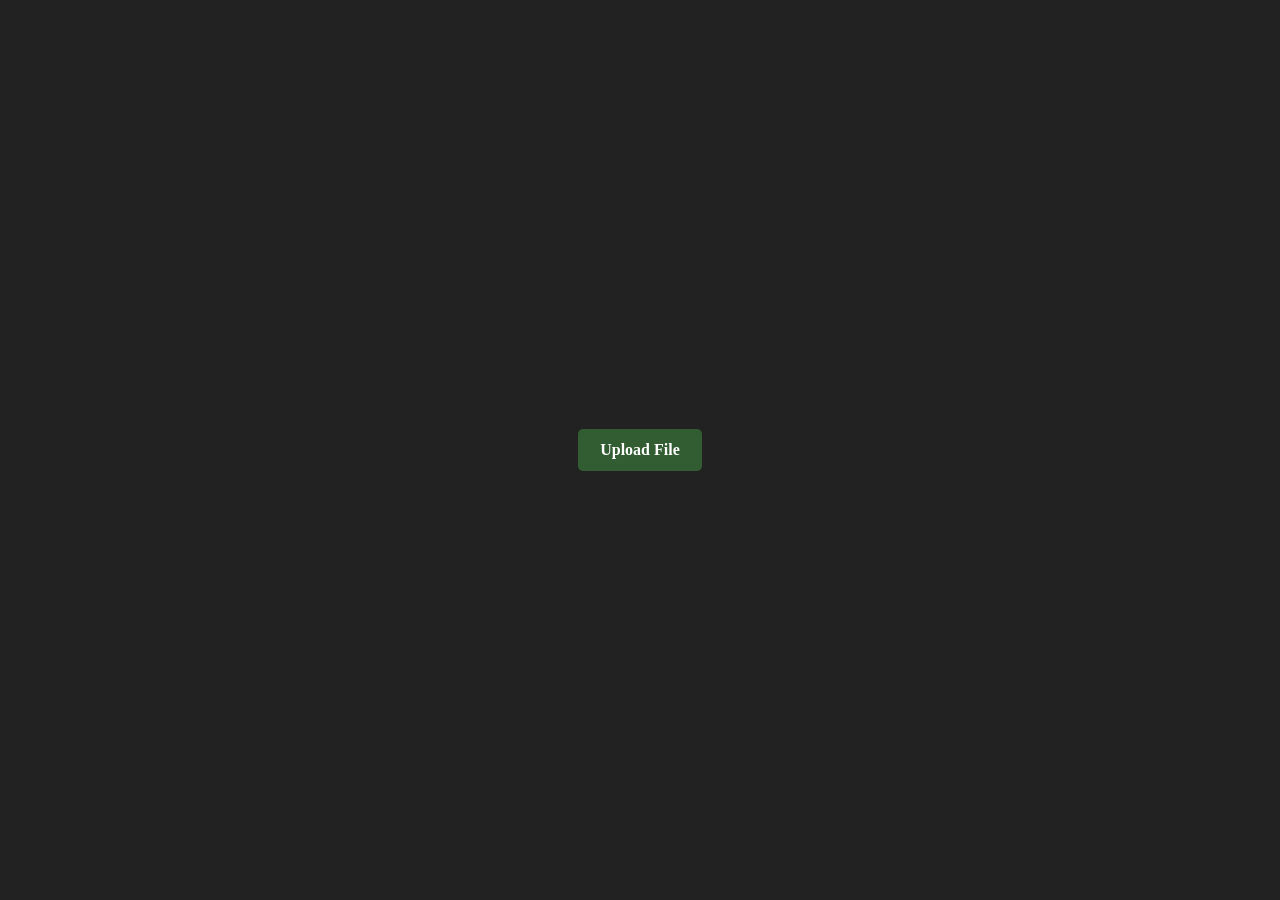
<file: MasterJS/index.html>
<html lang="en">
<head>
    <meta charset="UTF-8">
    <meta name="viewport" content="width=device-width, initial-scale=1.0">
    <title>Master JS</title>
    <style>
        *{
            margin: 0;
            padding: 0;
            font-family: "Helvetica Now Display";
            box-sizing: border-box;
        }
        html,body{
            width: 100%;
            height: 100%;
        }
        .holo{
            color: chartreuse;
            font-family: cursive;
            font-style: italic;
        }
        .removeElement{
            color:chartreuse;
        }
        .deviceStatus{
            text-transform: capitalize;
        }
        #main{
            display: flex;
            justify-content: center;
            align-items: center;
            width: 100%;
            height: 100%;
            background-color: #222;
        }
        h1{
            color: #555;
            font-size: 10rem;
            font-weight:100;
            user-select: none;
        }

        input{
            display: none;
        }
        #btn{
            background-color: rgba(52, 99, 51, 0.904);
            color: white;
            padding: 12px 22px;
            border-radius: 5px;
            font-weight: 600;
        }
        #btn:hover{
            background-color: rgba(39, 99, 38, 0.904);
        }
    </style>
</head>
<body>
    <!-- <h1>Hey, How are you??</h1>
    <div class="hide">
        <a href="">Click me!</a>
        <img src="" alt="broken img">
    </div>
    <br>
    <div class="inputEvent">
        <input type="text" placeholder="Enter here">
        <p class="inputData"></p>
    </div>
    
    <h1 class="eventElement">Change</h1>
    
    <div class="changeListener">
        <h3 class="deviceStatus">Select Device</h3>
        <select name="devices" id="">
            <option selected disabled>Select Device</option>
            <option value="samsung">Samsung S3</option>
            <option value="apple">Apple</option>
            <option value="vivo">Vivo Pro</option>
            <option value="oppo">Oppo</option>
        </select>
    </div> -->
    <!-- <div id="main">
        <h1>a</h1>
    </div> -->
    <div id="main">
        <input type="file" name="" id="fileInp">
        <div id="btn">
            Upload File
        </div>
    </div>    
    <script src="script.js"></script>
</body>
</html>
</file>
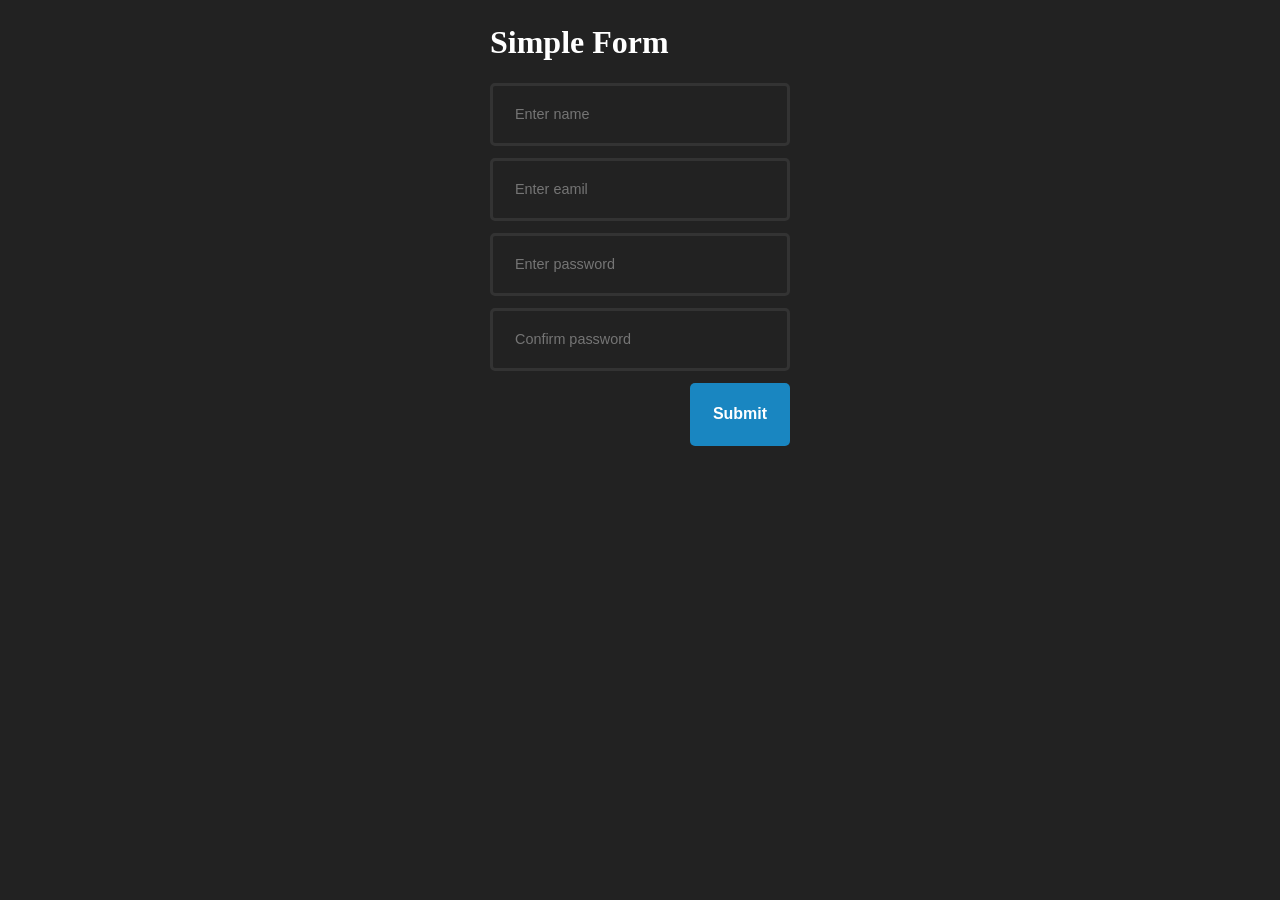
<file: MasterJS/EventHandling/index.html>
<html lang="en">
<head>
    <meta charset="UTF-8">
    <meta name="viewport" content="width=device-width, initial-scale=1.0">
    <title>EventsInJS</title>
    <style>
        html,body{
            font-family: "Helvetica Now Display";
            background-color: #222;
            color:#ffff;
            padding: 0;
            margin: 0;
            /* overflow: hidden;
            position: relative; */
            /* display: flex;
            align-items: center;
            justify-content: center; */
            display: inline-flex;
            align-items: center;
            justify-content: center;
            flex-direction: column;
        }
        #main{
            margin:3px;
        }
        input{
            direction: none;
            margin-bottom: 12px;
            width:300px;
            height: 7vh;
            padding: 3px 22px;
            font-size: .9rem;
            color: #ffff;
            font-weight: 400;
            background-color: #222;
            border: 3px solid #333;
            border-radius: 5px;
        }
        h3{
            font-weight: 300;
        }
        input[type="submit"]{
            border: none;
            width: 100px;
            border-radius: 5px;
            font-size: 1rem;
            font-weight: 600;
            background-color: rgb(25 134 193);
        }
        p{
            display:none;
            font-style: italic;
            color: red;
            margin: 3px;
            font-size: .9rem;
        }
        form{
            display: inline-flex;
            flex-direction: column;        
        }
        .btn{
            display: inline-flex;
            align-self: flex-end;
        }
    </style>
</head>
<body>
    <!-- <div class="boll"></div> -->
    <div id="main">
        <h1>Simple Form</h1>
        <form>
            <input type="text" name="" id="name" placeholder="Enter name" autocomplete="off">
            <p>Name must should contains atlist 3 letter.</p>
            <input type="text" name="" id="email" placeholder="Enter eamil" autocomplete="off">
            <p>Enter valid email(eg.'test@gmail.com').</p>
            <input type="password" name="" id="password" placeholder="Enter password" autocomplete="off">
            <input type="password" name="" id="confirm_password" placeholder="Confirm password" autocomplete="off">
            <p>Confirm password not matches to password.</p>
            <div class="btn">
                <input type="submit" value="Submit">
            </div>
        </form>
    </div>
</body>
<script src="script.js"></script>
</html>
</file>
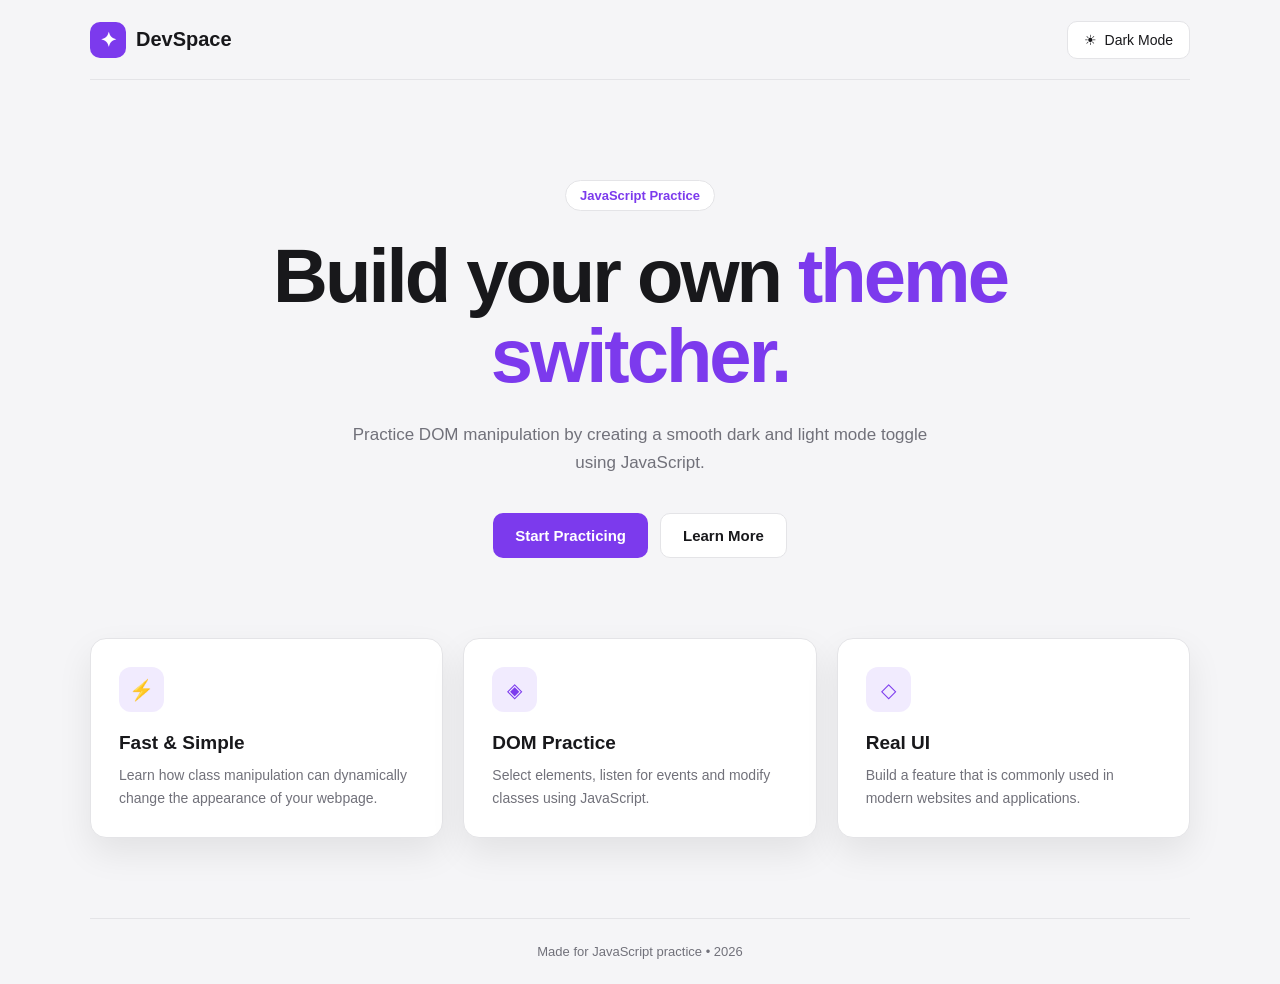
<file: MasterJS/Local_Session_Storage_&_Cookie/index.html>
<!DOCTYPE html>
<html lang="en">
<head>
    <meta charset="UTF-8">
    <meta name="viewport" content="width=device-width, initial-scale=1.0">

    <title>Theme Toggle Practice</title>

    <link rel="stylesheet" href="style.css">
</head>

<body>

    <main class="page">

        <nav class="navbar">
            <div class="logo">
                <span class="logo-icon">✦</span>
                <span>DevSpace</span>
            </div>

            <button id="themeToggle" class="theme-btn">
                <span id="themeIcon">☀</span>
                <span id="themeText">Light Mode</span>
            </button>
        </nav>


        <section class="hero">

            <div class="badge">
                JavaScript Practice
            </div>

            <h1>
                Build your own
                <span>theme switcher.</span>
            </h1>

            <p>
                Practice DOM manipulation by creating a smooth
                dark and light mode toggle using JavaScript.
            </p>

            <div class="actions">
                <button class="primary-btn" id="practiceBtn">
                    Start Practicing
                </button>

                <button class="secondary-btn" id="learnBtn">
                    Learn More
                </button>
            </div>

        </section>


        <section class="cards">

            <div class="card">
                <div class="card-icon">⚡</div>

                <h3>Fast & Simple</h3>

                <p>
                    Learn how class manipulation can dynamically
                    change the appearance of your webpage.
                </p>
            </div>


            <div class="card">
                <div class="card-icon">◈</div>

                <h3>DOM Practice</h3>

                <p>
                    Select elements, listen for events and modify
                    classes using JavaScript.
                </p>
            </div>


            <div class="card">
                <div class="card-icon">◇</div>

                <h3>Real UI</h3>

                <p>
                    Build a feature that is commonly used in
                    modern websites and applications.
                </p>
            </div>

        </section>


        <footer>
            <p>Made for JavaScript practice • 2026</p>
        </footer>

    </main>

    <script src="script.js"></script>

</body>
</html>
</file>
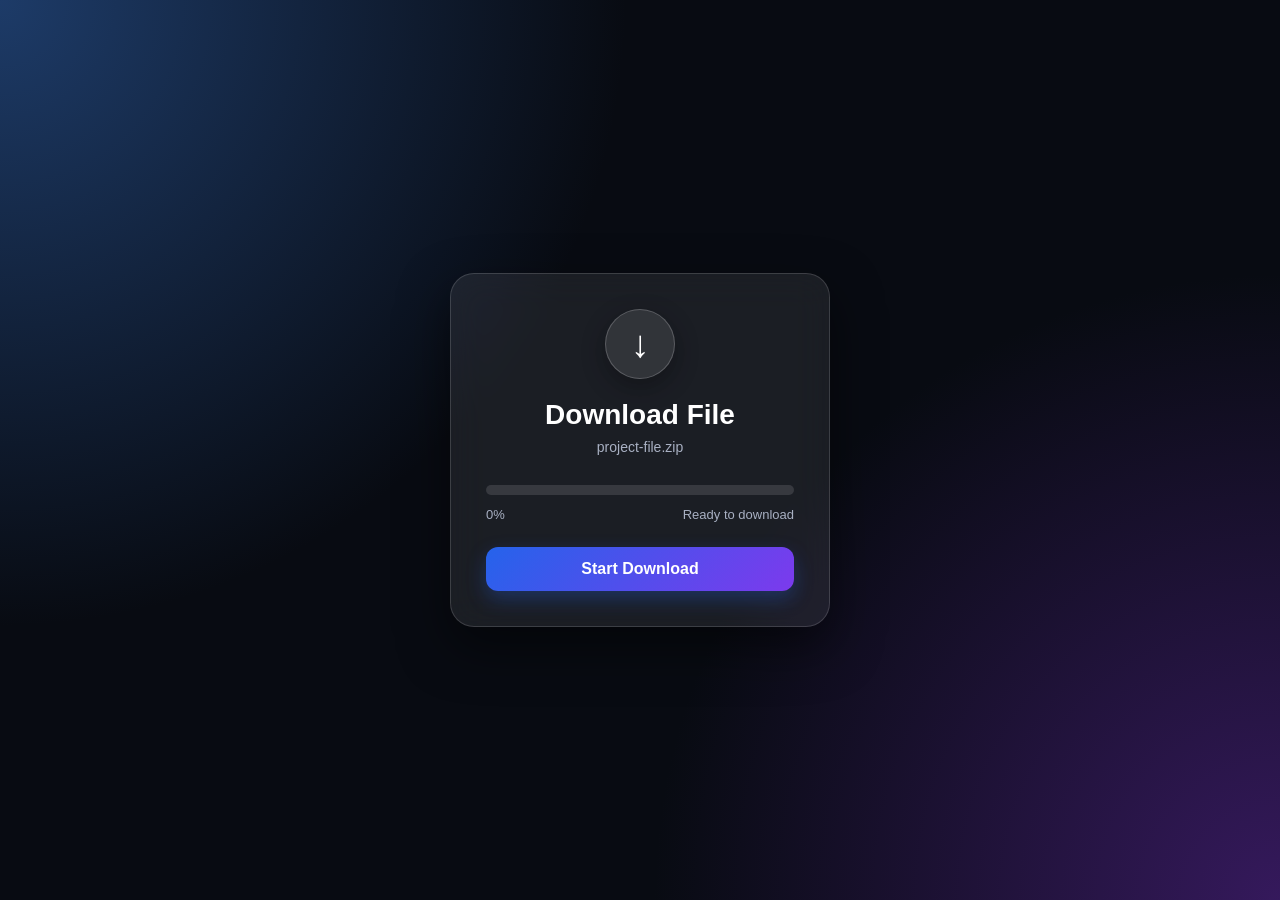
<file: MasterJS/Timer/index.html>
<!DOCTYPE html>
<html lang="en">
<head>
    <meta charset="UTF-8">
    <meta name="viewport" content="width=device-width, initial-scale=1.0">

    <title>Download Simulation</title>

    <link rel="stylesheet" href="style.css">
</head>

<body>

    <div class="download-card">

        <div class="icon">
            ↓
        </div>

        <h1>Download File</h1>

        <p class="file-name">project-file.zip</p>

        <div class="progress-container">
            <div class="progress-bar" id="progressBar"></div>
        </div>

        <div class="progress-info">
            <span id="progressText">0%</span>
            <span id="statusText">Ready to download</span>
        </div>

        <button id="downloadBtn">
            Start Download
        </button>
        <small></small>
    </div>

    <script src="script.js"></script>

</body>
</html>
</file>
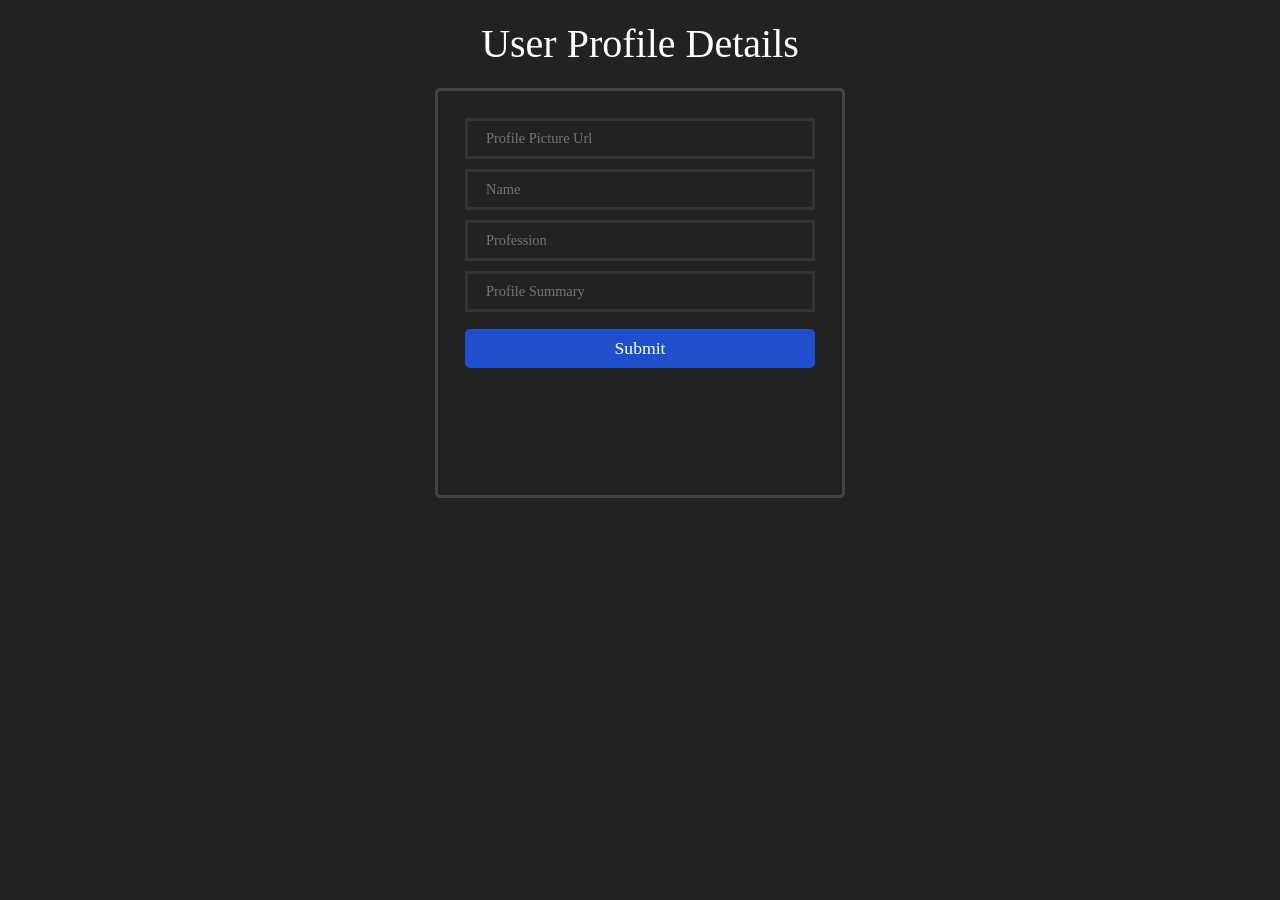
<file: MasterJS/AddCards/userform.html>
<html lang="en">
<head>
    <meta charset="UTF-8">
    <meta name="viewport" content="width=device-width, initial-scale=1.0">
    <title>User Profiles</title>
    <style>
        *{
            padding: 0;
            margin: 0;
            font-family: "Helvetica Now Display";
            box-sizing: border-box;
        }
        html,body{
            background-color: #222;
            color:#ffff;
        }
        h1{
            display: flex;
            justify-content: center;
            font-weight: 500;
            font-size: 2.5rem;
            margin-top: 20px;
        }
        #form{
            display:flex;
            justify-content: center;
            margin: 21px auto;
            border: 3px solid #444;
            padding: 22px;
            width: max-content;
            border-radius: 5px;
        }
        form{
            width: min-content;
            height: 40vh;
        }
        input{
            background-color: #222;
            color: #ffff;
            border:3px solid #333;
            width: 350px;
            font-size: 0.9rem;
            padding: 9px 18px;
            margin: 5px;
        }
        input[type="submit"]{
            background-color: rgb(32, 79, 206);
            font-size: 1.1rem;
            border-radius: 5px;
            border: none;
            margin-top: 12px;
        }
        input[type="submit"]:hover{
            background-color:  rgb(53, 98, 221);
        }
        #main{
            display: inline-flex;
            flex-direction: row;
            flex-wrap: wrap;
            justify-content: center;        
        }
        .card{
            margin: 20px 22px;
            padding: 12px 22px;
            width: 300px;
            height: 45vh;
            border: 2px solid #444;
            border-radius: 9px;
            user-select: none;
        }
        .card:hover{
            cursor: pointer;
            transform: translateY(-8px) scale(1.02);
            box-shadow: 0 12px 20px rgb(231 218 218 / 15%);
        }
        .profile{
            background-color: red;
            width: 80px;
            height: 80px;
            border-radius: 50%;
        }
        h3{
            font-size: 1.7rem;
            margin:5px 0px;
            font-weight: 100;
        }
        h5{
            font-size: 1.3rem;
            font-weight: 100;
        }
        p{
            font-size: 0.9rem;
            font-weight: 100;
            margin: 5px 0px;
        }
        img{
            width: 100%;
            height: 100%;
            object-fit: cover;
            border-radius: 50%;
        }
    </style>
</head>
<body>
    <h1>User Profile Details</h1>
    <div id="form">
        <form action="">
            <input type="text" placeholder="Profile Picture Url">
            <input type="text" placeholder="Name">
            <input type="text" placeholder="Profession">
            <input type="text" placeholder="Profile Summary">
            <input type="submit" value="Submit">
        </form>
    </div>
    <div id="main">
    </div>
</body>
<script src="script.js"></script>
</html>
</file>
<file: MasterJS/Local_Session_Storage_&_Cookie/style.css>
/* RESET */
* {
    margin: 0;
    padding: 0;
    box-sizing: border-box;
}
   /* DEFAULT DARK THEME  */
:root {
    --bg: #09090b;
    --surface: #111113;
    --card: #151518;

    --text: #f5f5f5;
    --muted: #a1a1aa;

    --border: #27272a;

    --accent: #8b5cf6;
    --accent-hover: #7c3aed;

    --button-text: #ffffff;

    --shadow: rgba(0, 0, 0, 0.35);
}
   /* LIGHT THEME */
body.light {
    --bg: #f5f5f7;
    --surface: #ffffff;
    --card: #ffffff;

    --text: #18181b;
    --muted: #71717a;

    --border: #e4e4e7;

    --accent: #7c3aed;
    --accent-hover: #6d28d9;

    --button-text: #ffffff;

    --shadow: rgba(0, 0, 0, 0.08);
}
   /* BODY */
body {
    min-height: 100vh;

    background: var(--bg);
    color: var(--text);

    font-family: Arial, Helvetica, sans-serif;

    transition:
        background 0.3s ease,
        color 0.3s ease;
}
.page {
    width: min(1100px, 92%);
    margin: auto;
}
.navbar {
    height: 80px;

    display: flex;
    align-items: center;
    justify-content: space-between;

    border-bottom: 1px solid var(--border);
}
.logo {
    display: flex;
    align-items: center;
    gap: 10px;

    font-size: 20px;
    font-weight: 700;
}

.logo-icon {
    width: 36px;
    height: 36px;

    display: grid;
    place-items: center;

    border-radius: 10px;

    background: var(--accent);
    color: white;
}
.theme-btn {
    display: flex;
    align-items: center;
    gap: 8px;

    padding: 10px 16px;

    border: 1px solid var(--border);
    border-radius: 10px;

    background: var(--surface);
    color: var(--text);

    cursor: pointer;

    font-size: 14px;

    transition: 0.25s ease;
}

.theme-btn:hover {
    border-color: var(--accent);
    transform: translateY(-2px);
}
.hero {
    text-align: center;

    padding: 100px 20px 80px;
}


/* BADGE */

.badge {
    display: inline-block;

    padding: 7px 14px;

    margin-bottom: 25px;

    border: 1px solid var(--border);
    border-radius: 50px;

    background: var(--surface);

    color: var(--accent);

    font-size: 13px;
    font-weight: 600;
}


/* HEADING */

.hero h1 {
    max-width: 750px;

    margin: auto;

    font-size: clamp(42px, 7vw, 76px);

    line-height: 1.05;

    letter-spacing: -3px;
}

.hero h1 span {
    color: var(--accent);
}


/* DESCRIPTION */

.hero p {
    max-width: 600px;

    margin: 25px auto 35px;

    color: var(--muted);

    font-size: 17px;

    line-height: 1.7;
}
.actions {
    display: flex;
    justify-content: center;
    gap: 12px;

    flex-wrap: wrap;
}


.primary-btn,
.secondary-btn {
    padding: 13px 22px;

    border-radius: 10px;

    font-size: 15px;
    font-weight: 600;

    cursor: pointer;

    transition: 0.25s ease;
}


.primary-btn {
    border: none;

    background: var(--accent);
    color: var(--button-text);
}

.primary-btn:hover {
    background: var(--accent-hover);
    transform: translateY(-2px);
}


.secondary-btn {
    border: 1px solid var(--border);

    background: var(--surface);
    color: var(--text);
}

.secondary-btn:hover {
    border-color: var(--accent);
    transform: translateY(-2px);
}

.cards {
    display: grid;

    grid-template-columns:
        repeat(3, 1fr);

    gap: 20px;

    padding-bottom: 80px;
}


.card {
    padding: 28px;

    background: var(--card);

    border: 1px solid var(--border);

    border-radius: 16px;

    box-shadow:
        0 15px 35px var(--shadow);

    transition:
        transform 0.3s ease,
        border-color 0.3s ease,
        background 0.3s ease;
}


.card:hover {
    transform: translateY(-6px);

    border-color: var(--accent);
}

.card-icon {
    width: 45px;
    height: 45px;

    display: grid;
    place-items: center;

    margin-bottom: 20px;

    border-radius: 12px;

    background: rgba(139, 92, 246, 0.12);

    color: var(--accent);

    font-size: 20px;
}


/* CARD TEXT */

.card h3 {
    margin-bottom: 10px;

    font-size: 19px;
}


.card p {
    color: var(--muted);

    line-height: 1.6;

    font-size: 14px;
}

footer {
    padding: 25px 0;

    border-top: 1px solid var(--border);

    text-align: center;

    color: var(--muted);

    font-size: 13px;
}

@media (max-width: 750px) {

    .hero {
        padding-top: 70px;
    }

    .hero h1 {
        letter-spacing: -2px;
    }

    .cards {
        grid-template-columns: 1fr;
    }

    .navbar {
        height: 70px;
    }

    #themeText {
        display: none;
    }

}


@media (max-width: 450px) {

    .hero {
        padding-left: 5px;
        padding-right: 5px;
    }

    .hero h1 {
        font-size: 42px;
    }

    .hero p {
        font-size: 15px;
    }

}
</file>
<file: MasterJS/Timer/style.css>
* {
    margin: 0;
    padding: 0;
    box-sizing: border-box;
}

body {
    min-height: 100vh;

    display: flex;
    justify-content: center;
    align-items: center;

    font-family: Arial, sans-serif;

    background:
        radial-gradient(circle at top left, #1d3b68, transparent 40%),
        radial-gradient(circle at bottom right, #35195c, transparent 40%),
        #080b12;

    color: white;
}


/* Main Glass Card */

.download-card {
    width: 380px;
    padding: 35px;

    text-align: center;

    background: rgba(255, 255, 255, 0.08);

    border: 1px solid rgba(255, 255, 255, 0.15);

    border-radius: 24px;

    backdrop-filter: blur(18px);
    -webkit-backdrop-filter: blur(18px);

    box-shadow:
        0 20px 50px rgba(0, 0, 0, 0.5);

}


/* Download Icon */

.icon {
    width: 70px;
    height: 70px;

    margin: 0 auto 20px;

    display: flex;
    justify-content: center;
    align-items: center;

    font-size: 38px;

    border-radius: 50%;

    background: rgba(255, 255, 255, 0.1);

    border: 1px solid rgba(255, 255, 255, 0.2);

    box-shadow:
        0 8px 25px rgba(0, 0, 0, 0.3);
}


/* Heading */

h1 {
    font-size: 28px;
    margin-bottom: 8px;
}

.file-name {
    color: #a9b1c3;
    font-size: 14px;
    margin-bottom: 30px;
}


/* Progress Bar */

.progress-container {
    width: 100%;
    height: 10px;

    overflow: hidden;

    border-radius: 20px;

    background: rgba(255, 255, 255, 0.12);
}

.progress-bar {
    width: 0%;
    height: 100%;

    border-radius: inherit;

    background: linear-gradient(
        90deg,
        #4facfe,
        #00f2fe
    );

    transition: width 0.3s ease;
}


/* Progress Information */

.progress-info {
    display: flex;
    justify-content: space-between;

    margin-top: 12px;
    margin-bottom: 25px;

    font-size: 13px;

    color: #a9b1c3;
}


/* Button */

button {
    width: 100%;

    padding: 13px;

    border: none;
    border-radius: 12px;

    font-size: 16px;
    font-weight: 600;

    color: white;

    cursor: pointer;

    background: linear-gradient(
        135deg,
        #2563eb,
        #7c3aed
    );

    box-shadow:
        0 8px 20px rgba(37, 99, 235, 0.3);

    transition: 0.3s ease;
}

button:hover {
    transform: translateY(-2px);

    box-shadow:
        0 12px 25px rgba(37, 99, 235, 0.45);
}

button:active {
    transform: translateY(0);
}

button:disabled {
    cursor: not-allowed;
    opacity: 0.6;
}

small{
    font-size: 13px;
    color: #a9b1c3;
}

/* Mobile */

@media (max-width: 450px) {

    .download-card {
        width: 90%;
        padding: 28px;
    }

}
</file>
